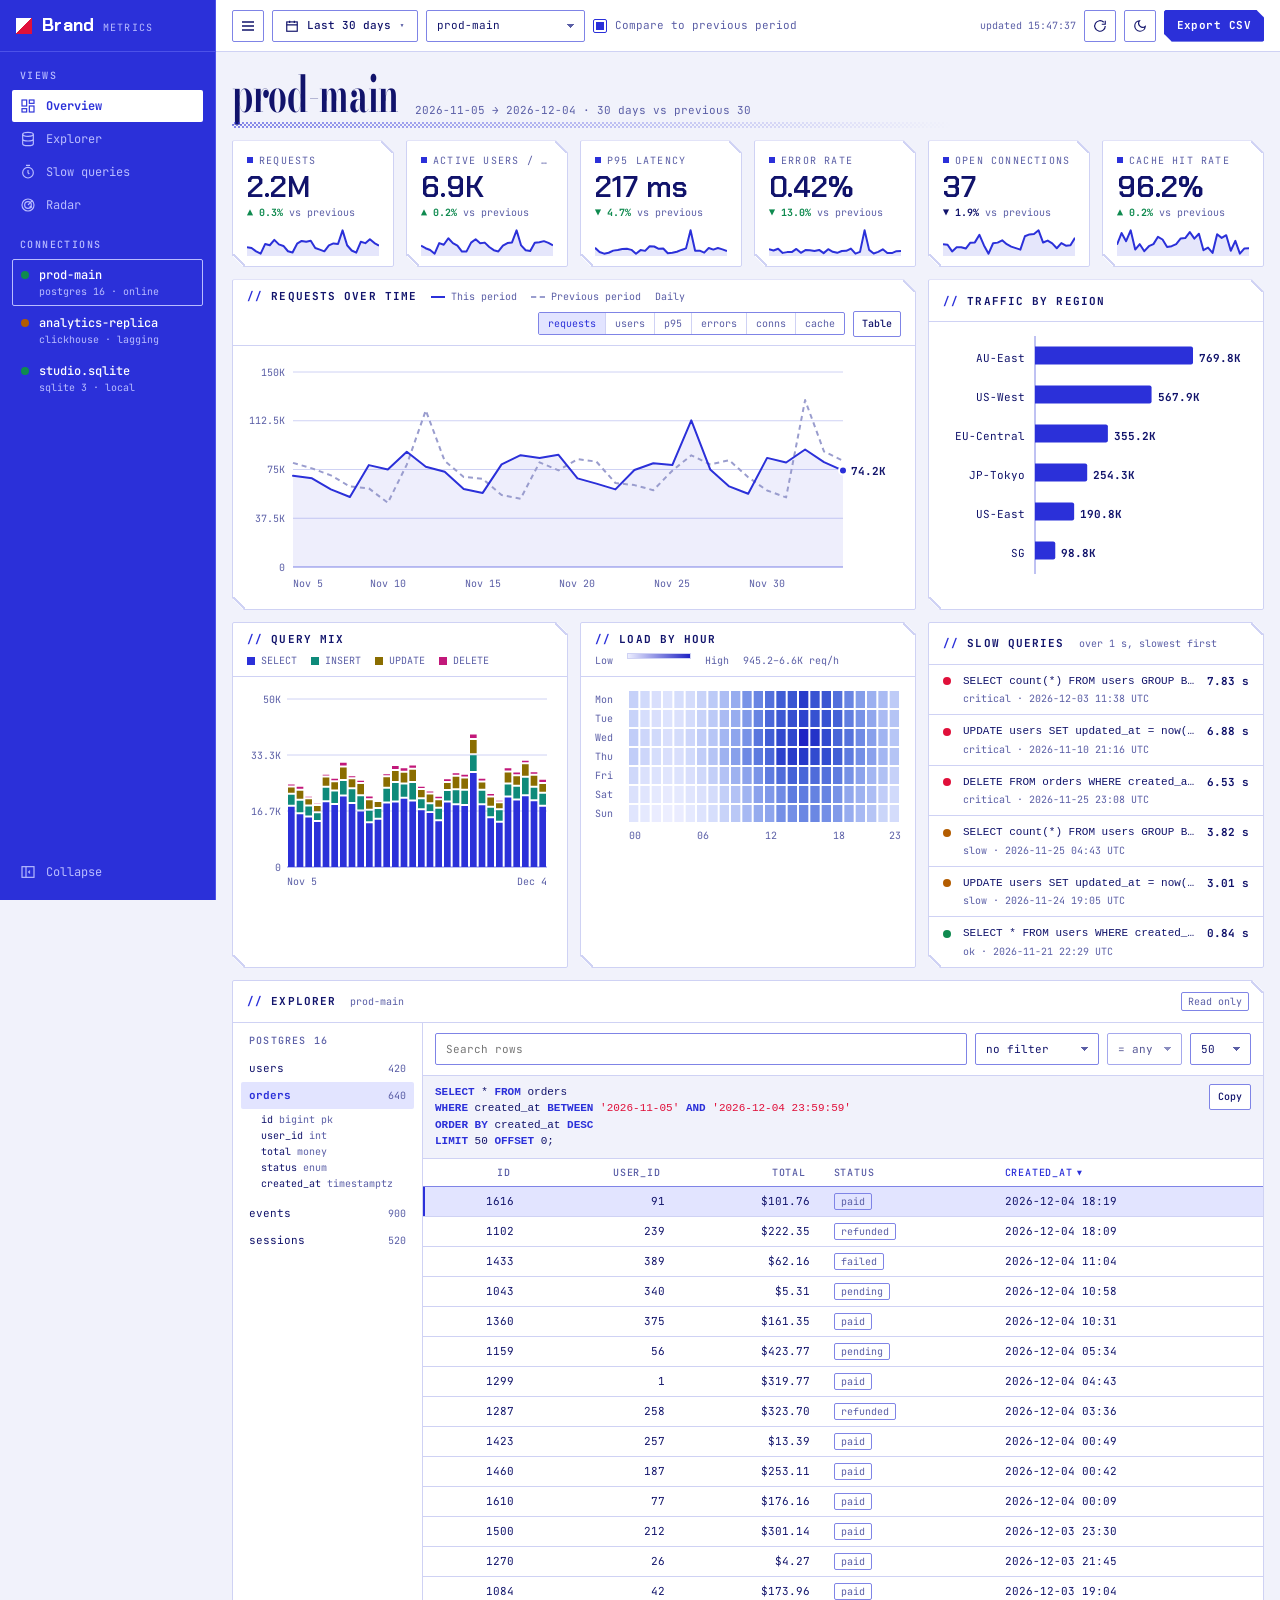
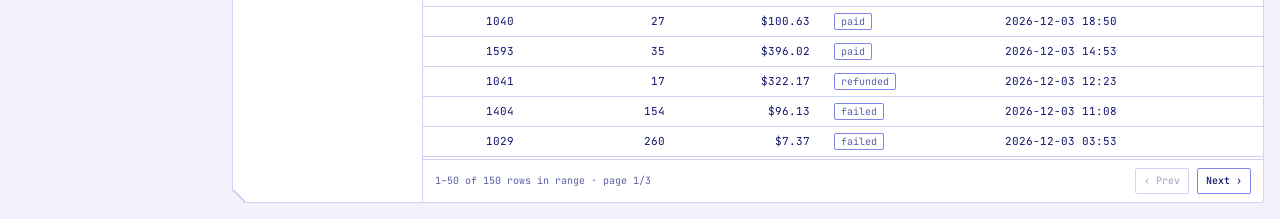
<file: index.html>
<!doctype html>
<html lang="en">
<head>
  <meta charset="utf-8">
  <meta name="viewport" content="width=device-width, initial-scale=1">
  <title>Metrics &middot; Brand</title>
  <meta name="description" content="Full-width metrics dashboard with a date range picker and database explorer.">
  <link rel="preconnect" href="https://fonts.googleapis.com">
  <link rel="preconnect" href="https://fonts.gstatic.com" crossorigin>
  <link rel="stylesheet" href="https://fonts.googleapis.com/css2?family=Bodoni+Moda:opsz,wght@6..96,700&family=Chakra+Petch:wght@500;600;700&family=JetBrains+Mono:wght@400;500;700&display=swap">
  <link rel="stylesheet" href="assets/css/dashboard.css">
  <script src="assets/js/dashboard.js" defer></script>
</head>
<body>
<a class="skip-link" href="#main">Skip to content</a>

<div class="app" id="app">
<aside class="sidebar" id="sidebar">
  <a class="brand" href="#main"><span class="brand-mark" aria-hidden="true"></span><span class="txt">Brand<small>metrics</small></span></a>

  <nav class="side-group" aria-label="Views">
    <h2 class="txt">Views</h2>
    <a class="side-link" href="#overview" aria-current="page" title="Overview">
      <svg width="16" height="16" viewBox="0 0 24 24" fill="none" stroke="currentColor" stroke-width="1.75" aria-hidden="true"><rect x="3" y="3" width="7" height="9"/><rect x="14" y="3" width="7" height="5"/><rect x="14" y="12" width="7" height="9"/><rect x="3" y="16" width="7" height="5"/></svg><span class="txt">Overview</span></a>
    <a class="side-link" href="#explorer" title="Explorer">
      <svg width="16" height="16" viewBox="0 0 24 24" fill="none" stroke="currentColor" stroke-width="1.75" aria-hidden="true"><ellipse cx="12" cy="5" rx="8" ry="3"/><path d="M4 5v14c0 1.7 3.6 3 8 3s8-1.3 8-3V5M4 12c0 1.7 3.6 3 8 3s8-1.3 8-3"/></svg><span class="txt">Explorer</span></a>
    <a class="side-link" href="#slow" title="Slow queries">
      <svg width="16" height="16" viewBox="0 0 24 24" fill="none" stroke="currentColor" stroke-width="1.75" aria-hidden="true"><circle cx="12" cy="13" r="8"/><path d="M12 9v4l2 2M9 2h6"/></svg><span class="txt">Slow queries</span></a>
    <a class="side-link" href="#radar" title="Radar">
      <svg width="16" height="16" viewBox="0 0 24 24" fill="none" stroke="currentColor" stroke-width="1.75" aria-hidden="true"><circle cx="12" cy="12" r="9"/><circle cx="12" cy="12" r="5"/><path d="M12 12 18.5 5.5"/><circle cx="16" cy="15" r="1" fill="currentColor"/></svg><span class="txt">Radar</span></a>
  </nav>

  <div class="side-group">
    <h2 class="txt">Connections</h2>
    <div id="connections" class="side-group" role="group" aria-label="Database connection"></div>
  </div>

  <button class="side-collapse" type="button" id="collapse" aria-pressed="false" title="Collapse sidebar">
    <svg width="16" height="16" viewBox="0 0 24 24" fill="none" stroke="currentColor" stroke-width="1.75" aria-hidden="true"><rect x="3" y="4" width="18" height="16"/><path d="M9 4v16M15 10l-2 2 2 2"/></svg><span class="txt">Collapse</span>
  </button>
</aside>

<div class="main">
  <div class="topbar" role="toolbar" aria-label="Filters">
    <button class="btn icon sidebar-toggle" type="button" data-action="toggle-nav" aria-controls="sidebar" aria-expanded="false" aria-label="Open menu">
      <svg width="16" height="16" viewBox="0 0 24 24" fill="none" stroke="currentColor" stroke-width="2" aria-hidden="true"><path d="M3 6h18M3 12h18M3 18h18"/></svg>
    </button>

    <div class="picker" id="picker">
      <button class="btn" type="button" id="picker-btn" aria-haspopup="dialog" aria-expanded="false" aria-controls="picker-pop">
        <svg width="14" height="14" viewBox="0 0 24 24" fill="none" stroke="currentColor" stroke-width="2" aria-hidden="true"><rect x="3" y="5" width="18" height="16"/><path d="M3 10h18M8 3v4M16 3v4"/></svg>
        <span id="picker-label">Last 30 days</span><span class="caret" aria-hidden="true">&#9662;</span>
      </button>
      <div class="picker-pop" id="picker-pop" role="dialog" aria-label="Choose date range" hidden>
        <div class="presets" id="presets" role="radiogroup" aria-label="Presets"></div>
        <div class="cal-wrap">
          <div class="cal-nav">
            <button class="btn sm icon" type="button" id="cal-prev" aria-label="Previous month">&#8249;</button>
            <span>Custom range</span>
            <button class="btn sm icon" type="button" id="cal-next" aria-label="Next month">&#8250;</button>
          </div>
          <div class="cal-months" id="cal-months"></div>
          <div class="cal-foot">
            <span class="sel" id="cal-sel">Pick a start date</span>
            <button class="btn sm" type="button" id="cal-cancel">Cancel</button>
            <button class="btn sm primary" type="button" id="cal-apply" disabled>Apply</button>
          </div>
        </div>
      </div>
    </div>

    <label class="sr-only" for="db-select">Database</label>
    <select class="field" id="db-select"></select>

    <label class="check"><input type="checkbox" id="compare" checked> Compare to previous period</label>

    <span class="spacer"></span>
    <span class="updated" id="updated" aria-live="polite"></span>
    <button class="btn icon" type="button" id="refresh" aria-label="Refresh data">
      <svg width="14" height="14" viewBox="0 0 24 24" fill="none" stroke="currentColor" stroke-width="2" aria-hidden="true"><path d="M21 12a9 9 0 1 1-2.6-6.4M21 3v6h-6"/></svg>
    </button>
    <button class="btn icon theme-toggle" type="button" data-action="toggle-theme" aria-label="Toggle dark mode">
      <svg class="moon" width="14" height="14" viewBox="0 0 24 24" fill="none" stroke="currentColor" stroke-width="2" aria-hidden="true"><path d="M21 12.8A9 9 0 1 1 11.2 3a7 7 0 0 0 9.8 9.8z"/></svg>
      <svg class="sun" width="14" height="14" viewBox="0 0 24 24" fill="none" stroke="currentColor" stroke-width="2" aria-hidden="true"><circle cx="12" cy="12" r="4"/><path d="M12 2v2M12 20v2M4.9 4.9l1.4 1.4M17.7 17.7l1.4 1.4M2 12h2M20 12h2M4.9 19.1l1.4-1.4M17.7 6.3l1.4-1.4"/></svg>
    </button>
    <button class="btn primary" type="button" id="export">Export CSV</button>
  </div>

  <main class="views" id="main">
  <div class="dash" id="overview-view">
    <header class="page-head" id="overview">
      <h1 id="page-title">Overview</h1>
      <p id="page-sub"></p>
    </header>

    <section class="kpis" id="kpis" aria-label="Key metrics"></section>

    <section class="panel p-ts">
      <div class="panel-head">
        <h2 id="ts-title">Requests over time</h2>
        <div class="legend" id="ts-legend"></div>
        <div class="tools">
          <div class="segmented" id="metric-tabs" role="tablist" aria-label="Metric"></div>
          <button class="btn sm" type="button" id="ts-view" aria-pressed="false">Table</button>
        </div>
      </div>
      <div class="panel-body">
        <div class="chart" id="ts-chart"></div>
        <div class="table-wrap" id="ts-table" hidden></div>
      </div>
    </section>

    <section class="panel p-region">
      <div class="panel-head"><h2>Traffic by region</h2></div>
      <div class="panel-body"><div class="chart" id="region-chart"></div></div>
    </section>

    <section class="panel p-mix">
      <div class="panel-head"><h2>Query mix</h2><div class="legend" id="mix-legend"></div></div>
      <div class="panel-body"><div class="chart" id="mix-chart"></div></div>
    </section>

    <section class="panel p-heat">
      <div class="panel-head">
        <h2>Load by hour</h2>
        <div class="legend"><span>Low</span><span class="key-ramp" aria-hidden="true"></span><span>High</span><span id="heat-range"></span></div>
      </div>
      <div class="panel-body"><div class="chart" id="heat-chart"></div></div>
    </section>

    <section class="panel p-slow" id="slow">
      <div class="panel-head"><h2>Slow queries</h2><span class="hint">over 1 s, slowest first</span></div>
      <div class="panel-body flush"><ul class="log" id="slow-log"></ul></div>
    </section>

    <section class="panel p-explorer" id="explorer" aria-labelledby="ex-title">
      <div class="panel-head">
        <h2 id="ex-title">Explorer</h2>
        <span class="hint" id="ex-db"></span>
        <span class="badge">Read only</span>
      </div>
      <div class="explorer">
        <div class="schema" id="schema" role="tablist" aria-label="Tables" aria-orientation="vertical"></div>
        <div class="ex-main">
          <div class="ex-tools">
            <div class="search">
              <label class="sr-only" for="ex-search">Search rows</label>
              <input class="field" type="search" id="ex-search" placeholder="Search rows">
            </div>
            <label class="sr-only" for="ex-filter-col">Filter column</label>
            <select class="field" id="ex-filter-col"></select>
            <label class="sr-only" for="ex-filter-val">Filter value</label>
            <select class="field" id="ex-filter-val"></select>
            <label class="sr-only" for="ex-size">Rows per page</label>
            <select class="field" id="ex-size"><option>25</option><option selected>50</option><option>100</option></select>
          </div>
          <div class="sql"><code id="ex-sql"></code><button class="btn sm" type="button" id="ex-copy">Copy</button></div>
          <div class="table-wrap ex-table"><table class="data" id="ex-table"></table></div>
          <div class="ex-foot">
            <span class="info" id="ex-info"></span>
            <button class="btn sm" type="button" id="ex-prev">&#8249; Prev</button>
            <button class="btn sm" type="button" id="ex-next">Next &#8250;</button>
          </div>
        </div>
        <aside class="ex-detail" id="ex-detail" aria-label="Selected row"></aside>
      </div>
    </section>
  </div>

  <div class="dash" id="radar-view" hidden>
    <header class="page-head">
      <h1>Radar</h1>
      <p id="radar-sub"></p>
      <div class="head-tools">
        <div class="legend" id="radar-legend"></div>
        <label class="check"><input type="checkbox" id="live" checked> Live</label>
      </div>
    </header>

    <section class="kpis radar-kpis" id="radar-kpis" aria-label="Radar summary"></section>

    <section class="panel p-scope">
      <div class="panel-head">
        <h2>Latency scope</h2>
        <span class="hint">distance = p95 latency (log scale) &middot; bearing = region &middot; size = requests / min</span>
      </div>
      <div class="panel-body scope-body"><div class="chart" id="scope"></div></div>
    </section>

    <section class="panel p-contacts">
      <div class="panel-head"><h2>Contacts</h2><span class="hint" id="contacts-hint"></span></div>
      <div class="panel-body flush"><ol class="contacts" id="contacts"></ol></div>
    </section>

    <section class="panel p-signal">
      <div class="panel-head"><h2>Signal by region</h2><span class="hint" id="signal-hint"></span></div>
      <div class="panel-body"><div class="chart" id="signal"></div></div>
    </section>

    <section class="panel p-events">
      <div class="panel-head"><h2>Contact log</h2><span class="hint" id="events-hint">live feed, newest first</span></div>
      <div class="panel-body flush"><ul class="log events" id="events" aria-live="polite"></ul></div>
    </section>
  </div>
  </main>
</div>
</div>

<dialog class="inspector" id="inspector" aria-labelledby="insp-title">
  <div class="panel-head">
    <h2 id="insp-title">Row</h2>
    <div class="tools"><button class="btn sm icon" type="button" id="insp-close" aria-label="Close">&#10005;</button></div>
  </div>
  <div id="insp-body"></div>
</dialog>

<div class="tooltip" id="tooltip" role="status" hidden></div>
<div class="toasts" id="toasts" aria-live="assertive"></div>
</body>
</html>
</file>
<file: assets/css/dashboard.css>
/* ==========================================================================
   Metrics dashboard styles.

   Two moods, one system:
   - light "ink": ultramarine linework on white paper, a solid blue sidebar,
     tall condensed serif titles, Y2K pop-up windows, dithered textures
   - dark "night city": near-black with acid yellow for interaction, cyan for
     focus, hot red for alerts, notched panel corners, RGB-split glitch on titles
   Layout stays flat and full-bleed: a 12-column grid across the viewport.
   Chart series are validated for colour-vision deficiency in both themes
   (light: ultramarine, teal, ochre, magenta; dark: cyan, violet, yellow, magenta).
   ========================================================================== */

:root {
  /* Light: ink on paper */
  --bg: #f1f2fb;
  --surface: #ffffff;
  --surface-2: #e8eafc;
  --line: #cfd2f4;
  --line-strong: #7f84e6;
  --text: #11136b;
  --text-muted: #5a5ea6;

  --accent: #2b30d9;
  --accent-ink: #ffffff;
  --accent-soft: #e2e4ff;
  --pop: #e0103a;
  --glitch-a: transparent;
  --glitch-b: transparent;

  --side-bg: #2b30d9;
  --side-text: #ffffff;
  --side-muted: #b9bcff;
  --side-line: #4d52e8;
  --side-hover: #3a3fe6;
  --side-active-bg: #ffffff;
  --side-active-text: #2b30d9;

  /* Y2K pop-up window chrome */
  --win-title: linear-gradient(180deg, #4f6bff 0%, #2b30d9 55%, #1d22b8 100%);
  --win-title-text: #ffffff;
  --win-frame: #2b30d9;

  --s1: #2b30d9;
  --s2: #0e8a7a;
  --s3: #8a6d00;
  --s4: #c2187a;
  --s-prev: #9a9dce;
  --seq-lo: #eceeff;
  --seq-hi: #1f23c4;
  --dither: #2b30d9;

  --good: #0f8a4f;
  --warn: #b35c00;
  --bad: #e0103a;

  --scanline: transparent;

  --font-ui: "JetBrains Mono", ui-monospace, SFMono-Regular, Menlo, Consolas, monospace;
  --font-display: "Chakra Petch", "JetBrains Mono", ui-monospace, sans-serif;
  --font-title: "Bodoni Moda", "Didot", "Bodoni 72", Georgia, serif;

  --fs-2xs: 0.625rem;
  --fs-xs: 0.6875rem;
  --fs-sm: 0.75rem;
  --fs-base: 0.8125rem;
  --fs-lg: 1.125rem;
  --fs-xl: 1.75rem;

  --gap: 12px;
  --pad: 16px;
  --notch: 12px;
  --sidebar-w: 216px;
  --rail-w: 56px;
  --topbar-h: 52px;
  --radius: 2px;
  --dur: 120ms;

  color-scheme: light;
}

@media (prefers-color-scheme: dark) {
  :root:not([data-theme="light"]) {
    --bg: #07070b;
    --surface: #0d0d14;
    --surface-2: #16161f;
    --line: #26263a;
    --line-strong: #45455f;
    --text: #ecebf2;
    --text-muted: #8a89a3;
    --accent: #fcee0a;
    --accent-ink: #0a0a0a;
    --accent-soft: #2a2706;
    --pop: #00f0ff;
    --glitch-a: rgb(0 240 255 / 0.55);
    --glitch-b: rgb(255 0 60 / 0.55);
    --side-bg: #0d0d14;
    --side-text: #ecebf2;
    --side-muted: #8a89a3;
    --side-line: #26263a;
    --side-hover: #16161f;
    --side-active-bg: #fcee0a;
    --side-active-text: #0a0a0a;
    --win-title: linear-gradient(180deg, #3d52ff 0%, #2327c9 60%, #171a96 100%);
    --win-title-text: #ffffff;
    --win-frame: #3d52ff;
    --s1: #00a3bd;
    --s2: #8466ff;
    --s3: #a39500;
    --s4: #e02fc0;
    --s-prev: #4a4a66;
    --seq-lo: #12121f;
    --seq-hi: #00e5ff;
    --dither: #fcee0a;
    --good: #2ee88f;
    --warn: #ff9f1a;
    --bad: #ff003c;
    --scanline: rgb(255 255 255 / 0.018);
    color-scheme: dark;
  }
}
:root[data-theme="dark"] {
  --bg: #07070b;
  --surface: #0d0d14;
  --surface-2: #16161f;
  --line: #26263a;
  --line-strong: #45455f;
  --text: #ecebf2;
  --text-muted: #8a89a3;
  --accent: #fcee0a;
  --accent-ink: #0a0a0a;
  --accent-soft: #2a2706;
  --pop: #00f0ff;
  --glitch-a: rgb(0 240 255 / 0.55);
  --glitch-b: rgb(255 0 60 / 0.55);
  --side-bg: #0d0d14;
  --side-text: #ecebf2;
  --side-muted: #8a89a3;
  --side-line: #26263a;
  --side-hover: #16161f;
  --side-active-bg: #fcee0a;
  --side-active-text: #0a0a0a;
  --win-title: linear-gradient(180deg, #3d52ff 0%, #2327c9 60%, #171a96 100%);
  --win-title-text: #ffffff;
  --win-frame: #3d52ff;
  --s1: #00a3bd;
  --s2: #8466ff;
  --s3: #a39500;
  --s4: #e02fc0;
  --s-prev: #4a4a66;
  --seq-lo: #12121f;
  --seq-hi: #00e5ff;
  --dither: #fcee0a;
  --good: #2ee88f;
  --warn: #ff9f1a;
  --bad: #ff003c;
  --scanline: rgb(255 255 255 / 0.018);
  color-scheme: dark;
}

/* Base ------------------------------------------------------------------- */

*, *::before, *::after { box-sizing: border-box; }
* { margin: 0; }
html { -webkit-text-size-adjust: 100%; }
body {
  min-height: 100vh;
  font-family: var(--font-ui);
  font-size: var(--fs-base);
  line-height: 1.5;
  color: var(--text);
  background: var(--bg);
  -webkit-font-smoothing: antialiased;
  overflow-x: hidden;
}
button, input, select { font: inherit; color: inherit; }
button { cursor: pointer; }
a { color: inherit; }
svg { display: block; }
:focus-visible { outline: 1px solid var(--pop); outline-offset: 1px; }
.sr-only { position: absolute; width: 1px; height: 1px; padding: 0; margin: -1px; overflow: hidden; clip: rect(0 0 0 0); white-space: nowrap; border: 0; }
.skip-link { position: absolute; left: -999px; top: 8px; z-index: 300; background: var(--accent); color: var(--accent-ink); padding: 4px 8px; }
.skip-link:focus { left: 8px; }

/* Shell ------------------------------------------------------------------ */

.app { display: grid; grid-template-columns: var(--sidebar-w) minmax(0, 1fr); min-height: 100vh; }
.app.rail { grid-template-columns: var(--rail-w) minmax(0, 1fr); }

.sidebar {
  position: sticky; top: 0; height: 100vh; overflow-y: auto; overflow-x: hidden;
  display: flex; flex-direction: column; gap: var(--pad);
  padding: 0 var(--gap) var(--gap);
  background: var(--surface);
  border-right: 1px solid var(--line);
}
.brand { display: flex; align-items: center; gap: 10px; height: var(--topbar-h); flex: none; text-decoration: none; border-bottom: 1px solid var(--line); margin: 0 calc(var(--gap) * -1); padding: 0 var(--pad); }
.brand-mark { width: 16px; height: 16px; flex: none; background: linear-gradient(135deg, var(--accent) 50%, var(--pop) 50%); }
.brand .txt { display: flex; align-items: baseline; gap: 8px; font-family: var(--font-display); font-weight: 700; font-size: var(--fs-lg); letter-spacing: 0.02em; }
.brand small { font-family: var(--font-ui); font-weight: 400; font-size: var(--fs-2xs); color: var(--text-muted); text-transform: uppercase; letter-spacing: 0.12em; }

.side-group { display: grid; gap: 1px; }
.side-group h2 { font-size: var(--fs-2xs); font-weight: 500; letter-spacing: 0.14em; text-transform: uppercase; color: var(--text-muted); padding: 0 8px 6px; }
.side-link, .side-collapse {
  display: flex; align-items: center; gap: 10px; height: 32px;
  padding: 0 8px; border: 0; border-radius: var(--radius); background: none;
  color: var(--text-muted); text-decoration: none; font-size: var(--fs-sm); white-space: nowrap;
}
.side-link svg, .side-collapse svg { flex: none; }
.side-link:hover, .side-collapse:hover { color: var(--text); background: var(--surface-2); }
.side-link[aria-current="page"] { color: var(--accent); background: var(--accent-soft); }
.side-collapse { margin-top: auto; width: 100%; }

.conn {
  display: grid; grid-template-columns: 8px 1fr; align-items: center; gap: 0 10px;
  width: 100%; text-align: left; padding: 6px 8px; min-height: 32px;
  background: none; border: 1px solid transparent; border-radius: var(--radius);
}
.conn:hover { background: var(--surface-2); }
.conn[aria-pressed="true"] { border-color: var(--line-strong); }
.conn .name { font-size: var(--fs-sm); font-weight: 500; white-space: nowrap; overflow: hidden; text-overflow: ellipsis; }
.conn .meta { grid-column: 2; font-size: var(--fs-2xs); color: var(--text-muted); white-space: nowrap; overflow: hidden; text-overflow: ellipsis; }
.conn[aria-pressed="true"] .name { color: var(--accent); }

.led { width: 8px; height: 8px; border-radius: 50%; background: var(--good); flex: none; }
.led.warn { background: var(--warn); }
.led.bad { background: var(--bad); }

/* Collapsed rail: icons and status lights only. */
.app.rail .sidebar { padding-inline: 8px; }
.app.rail .txt, .app.rail .conn .name, .app.rail .conn .meta { display: none; }
.app.rail .brand { justify-content: center; padding: 0; margin: 0 -8px; }
.app.rail .side-link, .app.rail .side-collapse { justify-content: center; padding: 0; }
.app.rail .side-collapse svg { transform: scaleX(-1); }
.app.rail .conn { grid-template-columns: 1fr; justify-items: center; padding: 10px 0; }

.main { min-width: 0; display: flex; flex-direction: column; }

.topbar {
  position: sticky; top: 0; z-index: 30;
  display: flex; flex-wrap: wrap; align-items: center; gap: 8px;
  min-height: var(--topbar-h); padding: 8px var(--pad);
  background: var(--surface);
  border-bottom: 1px solid var(--line);
}
.topbar .spacer { flex: 1; }
.topbar .updated { font-size: var(--fs-2xs); color: var(--text-muted); }
.sidebar-toggle { display: none; }

/* Dashboard grid: 12 columns across the full width. ---------------------- */

.dash {
  display: grid; grid-template-columns: repeat(12, minmax(0, 1fr));
  gap: var(--gap); padding: var(--gap) var(--pad) var(--pad);
  align-content: start;
  transition: opacity 180ms linear;
}
.views { min-width: 0; }
.views.is-loading .dash { opacity: 0.5; pointer-events: none; }
.dash[hidden] { display: none; }
.dash > * { grid-column: 1 / -1; min-width: 0; }

.page-head { display: flex; flex-wrap: wrap; align-items: baseline; gap: 4px 16px; padding-top: 4px; }
.page-head h1 { font-family: var(--font-display); font-weight: 600; font-size: var(--fs-xl); line-height: 1.1; letter-spacing: 0.01em; }
.page-head p { color: var(--text-muted); font-size: var(--fs-xs); }

@media (min-width: 760px) {
  .p-mix, .p-heat { grid-column: span 6; }
}
@media (min-width: 1180px) {
  .p-ts { grid-column: span 8; }
  .p-region { grid-column: span 4; }
  .p-mix, .p-heat, .p-slow { grid-column: span 4; }
}

/* Controls --------------------------------------------------------------- */

.btn {
  display: inline-flex; align-items: center; gap: 8px;
  height: 32px; padding: 0 12px;
  font-size: var(--fs-xs); font-weight: 500; white-space: nowrap;
  background: var(--surface); color: var(--text);
  border: 1px solid var(--line-strong); border-radius: var(--radius);
  transition: border-color var(--dur), color var(--dur), background var(--dur);
}
.btn:hover { border-color: var(--accent); color: var(--accent); }
.btn.primary { background: var(--accent); color: var(--accent-ink); border-color: var(--accent); }
.btn.primary:hover { background: var(--text); border-color: var(--text); color: var(--bg); }
.btn.icon { width: 32px; padding: 0; justify-content: center; }
.btn.sm { height: 26px; padding: 0 8px; font-size: var(--fs-2xs); }
.btn.sm.icon { width: 26px; }
.btn[disabled] { opacity: 0.35; cursor: not-allowed; border-color: var(--line-strong); color: var(--text); }
.btn .caret { color: var(--text-muted); font-size: 10px; }

.theme-toggle .sun { display: none; }
:root[data-theme="dark"] .theme-toggle .sun { display: block; }
:root[data-theme="dark"] .theme-toggle .moon { display: none; }

.field {
  height: 32px; padding: 0 10px; min-width: 0;
  background: var(--surface); border: 1px solid var(--line-strong); border-radius: var(--radius);
  font-size: var(--fs-xs);
}
.field:hover { border-color: var(--text-muted); }
.field:focus-visible { outline-offset: -1px; border-color: var(--pop); }
select.field { padding-right: 28px; appearance: none; background-image: linear-gradient(45deg, transparent 50%, var(--text-muted) 50%), linear-gradient(135deg, var(--text-muted) 50%, transparent 50%); background-position: right 13px center, right 9px center; background-size: 4px 4px; background-repeat: no-repeat; }
.search { display: flex; flex: 1 1 220px; }
.search .field { width: 100%; }

.check { display: inline-flex; align-items: center; gap: 8px; font-size: var(--fs-xs); color: var(--text-muted); cursor: pointer; user-select: none; }
.check input { appearance: none; width: 14px; height: 14px; margin: 0; border: 1px solid var(--line-strong); border-radius: var(--radius); background: var(--surface); display: grid; place-items: center; }
.check input:checked { border-color: var(--accent); }
.check input:checked::after { content: ""; width: 8px; height: 8px; background: var(--accent); }

.segmented { display: inline-flex; border: 1px solid var(--line-strong); border-radius: var(--radius); overflow: hidden; }
.segmented button { border: 0; background: none; padding: 3px 9px; font-size: var(--fs-2xs); color: var(--text-muted); }
.segmented button + button { border-left: 1px solid var(--line); }
.segmented button:hover { color: var(--text); }
.segmented button[aria-selected="true"], .segmented button[aria-pressed="true"] { background: var(--accent-soft); color: var(--accent); }

.badge { display: inline-block; padding: 1px 6px; border: 1px solid var(--line-strong); border-radius: var(--radius); font-size: var(--fs-2xs); color: var(--text-muted); }
.hint { font-size: var(--fs-2xs); color: var(--text-muted); }

/* Panels ----------------------------------------------------------------- */

.panel { display: flex; flex-direction: column; background: var(--surface); border: 1px solid var(--line); border-radius: var(--radius); }
.panel-head {
  display: flex; flex-wrap: wrap; align-items: center; gap: 6px 14px;
  min-height: 42px; padding: 8px 14px;
  border-bottom: 1px solid var(--line);
}
.panel-head h2 { font-size: var(--fs-xs); font-weight: 700; letter-spacing: 0.1em; text-transform: uppercase; }
.panel-head .tools { margin-left: auto; display: flex; flex-wrap: wrap; align-items: center; gap: 8px; }
.panel-head .badge { margin-left: auto; }
.panel-body { flex: 1; padding: 14px; min-width: 0; display: grid; gap: 12px; align-content: start; }
.panel-body.flush { padding: 0; }

/* KPI tiles -------------------------------------------------------------- */

.kpis { display: grid; grid-template-columns: repeat(3, minmax(0, 1fr)); gap: var(--gap); }
@media (min-width: 1100px) { .kpis { grid-template-columns: repeat(6, minmax(0, 1fr)); } }
.kpi { display: grid; gap: 2px; padding: 12px 14px 10px; background: var(--surface); border: 1px solid var(--line); border-radius: var(--radius); min-width: 0; }
.kpi .label { font-size: var(--fs-2xs); letter-spacing: 0.12em; text-transform: uppercase; color: var(--text-muted); white-space: nowrap; overflow: hidden; text-overflow: ellipsis; }
.kpi .value { font-family: var(--font-display); font-weight: 600; font-size: 1.875rem; line-height: 1.1; font-variant-numeric: tabular-nums; }
.kpi .delta { font-size: var(--fs-2xs); color: var(--text-muted); }
.kpi .delta b { font-weight: 700; }
.kpi .delta .good { color: var(--good); }
.kpi .delta .bad { color: var(--bad); }
.kpi .delta .flat { color: var(--text); }
.kpi .spark { margin-top: 6px; }

/* Charts ----------------------------------------------------------------- */

.chart { position: relative; width: 100%; }
.chart svg { width: 100%; height: auto; overflow: visible; }
.chart .axis text, .chart text.axis { fill: var(--text-muted); font-family: var(--font-ui); font-size: 10px; }
.chart .gridline { stroke: var(--line); stroke-width: 1; }
.chart .baseline { stroke: var(--line-strong); stroke-width: 1; }
.chart .label { fill: var(--text); font-size: 11px; font-family: var(--font-ui); }
.chart .value-label { fill: var(--text); font-size: 11px; font-family: var(--font-ui); font-weight: 700; }
.chart .hit { fill: transparent; cursor: crosshair; }
.chart .hit:focus { outline: none; }
.chart .mark { transition: opacity var(--dur) linear; }
.chart .mark.hover { stroke: var(--text); stroke-width: 1px; }
.chart .dim { opacity: 0.3; }
.chart .crosshair { stroke: var(--text-muted); stroke-width: 1; }
.chart .dot { stroke: var(--surface); stroke-width: 2; }
.chart .cell-empty { fill: none; stroke: var(--line); }

.legend { display: flex; flex-wrap: wrap; gap: 4px 14px; font-size: var(--fs-2xs); color: var(--text-muted); }
.legend span { display: inline-flex; align-items: center; gap: 6px; }
.legend .key-line { width: 14px; height: 0; border-top: 2px solid; }
.legend .key-line.dashed { border-top-style: dashed; }
.legend .key-rect { width: 8px; height: 8px; }
.legend .key-ramp { width: 64px; height: 6px; background: linear-gradient(90deg, var(--seq-lo), var(--seq-hi)); border: 1px solid var(--line); }

.tooltip {
  position: fixed; z-index: 150; pointer-events: none;
  min-width: 160px; max-width: 300px; padding: 8px 10px;
  background: var(--surface); color: var(--text);
  border: 1px solid var(--line-strong); border-radius: var(--radius);
  font-size: var(--fs-xs);
}
.tooltip[hidden] { display: none; }
.tooltip .tt-title { color: var(--text-muted); font-size: var(--fs-2xs); margin-bottom: 4px; }
.tooltip .tt-row { display: grid; grid-template-columns: 14px auto 1fr; align-items: center; gap: 6px; }
.tooltip .tt-row i { width: 12px; border-top: 2px solid; }
.tooltip .tt-row i.dashed { border-top-style: dashed; }
.tooltip .tt-row b { font-weight: 700; font-variant-numeric: tabular-nums; }
.tooltip .tt-row span { color: var(--text-muted); font-size: var(--fs-2xs); }

/* Tables ----------------------------------------------------------------- */

.table-wrap { overflow: auto; max-width: 100%; }
table.data { width: 100%; border-collapse: collapse; font-size: var(--fs-xs); }
table.data th, table.data td { padding: 6px 12px; text-align: left; white-space: nowrap; border-bottom: 1px solid var(--line); }
table.data th {
  position: sticky; top: 0; z-index: 1;
  background: var(--surface); font-size: var(--fs-2xs); font-weight: 500;
  letter-spacing: 0.08em; text-transform: uppercase; color: var(--text-muted);
  border-bottom-color: var(--line-strong);
}
table.data th button { all: unset; cursor: pointer; display: inline-flex; gap: 4px; align-items: center; }
table.data th button:hover { color: var(--text); }
table.data th button:focus-visible { outline: 1px solid var(--pop); }
table.data th[aria-sort] button { color: var(--accent); }
table.data th .arrow { font-size: 8px; }
table.data td.num, table.data th.num { text-align: right; }
table.data td { font-variant-numeric: tabular-nums; }
table.data tbody tr { cursor: pointer; }
table.data tbody tr:hover { background: var(--surface-2); }
table.data tbody tr[aria-selected="true"] { background: var(--accent-soft); }
table.data tbody tr[aria-selected="true"] td:first-child { box-shadow: inset 2px 0 0 var(--accent); }
table.data tbody tr:focus-visible { outline: 1px solid var(--pop); outline-offset: -1px; }
table.data .empty td { text-align: center; color: var(--text-muted); padding: 32px; cursor: default; }
table.data .empty:hover { background: none; }
.p-ts .table-wrap { max-height: 420px; }

.pill { display: inline-block; padding: 0 6px; border: 1px solid var(--line-strong); border-radius: var(--radius); font-size: var(--fs-2xs); color: var(--text-muted); }

/* Date range picker ------------------------------------------------------ */

.picker { position: relative; }
.picker-pop {
  position: absolute; top: calc(100% + 6px); left: 0; z-index: 60;
  display: grid; grid-template-columns: 170px auto;
  width: max-content; max-width: calc(100vw - 32px);
  background: var(--surface); border: 1px solid var(--line-strong); border-radius: var(--radius);
}
.picker-pop[hidden] { display: none; }
.presets { display: grid; align-content: start; padding: 6px; border-right: 1px solid var(--line); }
.presets button { display: flex; align-items: center; gap: 8px; text-align: left; padding: 6px 8px; border: 0; border-radius: var(--radius); background: none; font-size: var(--fs-xs); }
.presets button:hover { background: var(--surface-2); }
.presets button .tick { width: 16px; font-weight: 700; color: var(--accent); }
.presets button[aria-checked="true"] { font-weight: 700; }
.cal-wrap { padding: 12px; display: grid; gap: 12px; }
.cal-nav { display: flex; align-items: center; justify-content: space-between; font-size: var(--fs-2xs); color: var(--text-muted); text-transform: uppercase; letter-spacing: 0.1em; }
.cal-months { display: grid; grid-template-columns: repeat(2, 224px); gap: 16px; }
.cal h4 { font-size: var(--fs-xs); font-weight: 500; text-align: center; margin-bottom: 8px; }
.cal-grid { display: grid; grid-template-columns: repeat(7, 32px); }
.cal-grid .dow { font-size: var(--fs-2xs); color: var(--text-muted); text-align: center; padding-bottom: 4px; }
.cal-grid button { height: 28px; border: 0; background: none; font-size: var(--fs-xs); }
.cal-grid button:hover:not([disabled]) { outline: 1px solid var(--accent); outline-offset: -1px; }
.cal-grid button[disabled] { opacity: 0.25; cursor: not-allowed; }
.cal-grid button.in-range { background: var(--accent-soft); }
.cal-grid button.edge { background: var(--accent); color: var(--accent-ink); font-weight: 700; }
.cal-grid button.today { text-decoration: underline; text-decoration-color: var(--pop); text-decoration-thickness: 2px; text-underline-offset: 3px; }
.cal-foot { display: flex; align-items: center; gap: 8px; padding-top: 12px; border-top: 1px solid var(--line); font-size: var(--fs-2xs); }
.cal-foot .sel { color: var(--text-muted); margin-right: auto; }

/* Explorer: schema | table | docked row inspector ------------------------ */

.explorer { display: grid; grid-template-columns: 190px minmax(0, 1fr); }
.schema { border-right: 1px solid var(--line); padding: 10px 8px; display: grid; align-content: start; gap: 1px; }
.schema h3 { font-size: var(--fs-2xs); font-weight: 500; letter-spacing: 0.12em; text-transform: uppercase; color: var(--text-muted); padding: 0 8px 6px; }
.schema button { display: flex; align-items: center; gap: 8px; width: 100%; padding: 5px 8px; border: 0; border-radius: var(--radius); background: none; text-align: left; font-size: var(--fs-xs); }
.schema button:hover { background: var(--surface-2); }
.schema button[aria-selected="true"] { background: var(--accent-soft); color: var(--accent); font-weight: 700; }
.schema button .count { margin-left: auto; font-size: var(--fs-2xs); color: var(--text-muted); font-weight: 400; }
.schema .cols { padding: 2px 8px 8px 20px; display: grid; gap: 1px; font-size: var(--fs-2xs); color: var(--text-muted); }
.schema .cols b { color: var(--text); font-weight: 400; }

.ex-main { min-width: 0; display: flex; flex-direction: column; }
.ex-tools { display: flex; flex-wrap: wrap; gap: 8px; padding: 10px 12px; border-bottom: 1px solid var(--line); }
.sql { display: flex; align-items: flex-start; gap: 8px; padding: 8px 12px; border-bottom: 1px solid var(--line); font-size: var(--fs-xs); background: var(--bg); }
.sql code { flex: 1; white-space: pre-wrap; word-break: break-word; }
.sql .kw { color: var(--accent); font-weight: 700; }
.sql .str { color: var(--pop); }
.ex-table { flex: none; height: clamp(360px, calc(100vh - 300px), 900px); }
.ex-foot { display: flex; flex-wrap: wrap; align-items: center; gap: 8px; padding: 8px 12px; border-top: 1px solid var(--line); font-size: var(--fs-2xs); }
.ex-foot .info { margin-right: auto; color: var(--text-muted); }

.ex-detail { display: none; border-left: 1px solid var(--line); min-width: 0; overflow: auto; }
.ex-detail h3 { font-size: var(--fs-2xs); font-weight: 500; letter-spacing: 0.12em; text-transform: uppercase; color: var(--text-muted); padding: 12px 14px 0; }
@media (min-width: 1400px) {
  .explorer { grid-template-columns: 200px minmax(0, 1fr) minmax(300px, 22%); }
  .ex-detail { display: block; }
}

.detail dl { display: grid; grid-template-columns: max-content 1fr; gap: 4px 16px; padding: 12px 14px; font-size: var(--fs-xs); }
.detail dt { color: var(--text-muted); }
.detail dd { word-break: break-word; }
.detail .detail-json { display: grid; gap: 6px; padding: 0 14px 14px; }
.detail pre { margin: 0; padding: 10px; background: var(--bg); border: 1px solid var(--line); border-radius: var(--radius); font-family: var(--font-ui); font-size: var(--fs-xs); overflow: auto; }
.detail .btn { justify-self: start; }

dialog.inspector {
  margin: 0 0 0 auto; height: 100vh; max-height: 100vh; width: min(420px, 100vw);
  padding: 0; border: 0; border-left: 1px solid var(--line-strong);
  background: var(--surface); color: var(--text);
}
dialog.inspector::backdrop { background: rgb(0 0 0 / 0.5); }

/* Slow query log --------------------------------------------------------- */

.log { list-style: none; padding: 0; display: grid; }
.log li { display: grid; grid-template-columns: 8px 1fr auto; gap: 2px 12px; align-items: center; padding: 8px 14px; border-bottom: 1px solid var(--line); }
.log li:last-child { border-bottom: 0; }
.log code { font-size: var(--fs-xs); white-space: nowrap; overflow: hidden; text-overflow: ellipsis; min-width: 0; }
.log .dur { font-size: var(--fs-xs); font-weight: 700; font-variant-numeric: tabular-nums; }
.log .when { grid-column: 2 / 4; font-size: var(--fs-2xs); color: var(--text-muted); }

/* Radar view ----------------------------------------------------------- */

.page-head .head-tools { margin-left: auto; display: flex; flex-wrap: wrap; align-items: center; gap: 8px 18px; }
.radar-kpis .kpi { padding-bottom: 12px; }
.radar-kpis .kpi .value.bad { color: var(--bad); }

@media (min-width: 1180px) {
  .p-scope { grid-column: span 7; grid-row: span 2; }
  .p-contacts { grid-column: span 5; }
  .p-signal { grid-column: span 5; }
  .p-events { grid-column: span 12; }
  /* Keep the right column level with the scope: the contact list scrolls. */
  .p-contacts .panel-body { max-height: max(240px, calc(100vh - 560px)); overflow-y: auto; }
}
@media (min-width: 1700px) {
  .p-scope { grid-column: span 6; }
  .p-contacts { grid-column: span 6; }
  .p-signal { grid-column: span 3; }
  .p-events { grid-column: span 3; grid-row: auto; }
}

.scope-body { place-items: center; }
#scope svg { max-width: 100%; }
.scope-ring { fill: none; stroke: var(--line); }
.scope-ring.slo { stroke: var(--bad); stroke-dasharray: 4 4; }
.scope-breach { fill: url(#dither); }
.dither-dot { fill: var(--bad); fill-opacity: 0.55; }
.scope-spoke { stroke: var(--line); }
.scope-tick { stroke: var(--line-strong); }
.scope-sweep { transform-box: view-box; animation: sweep var(--period, 6s) linear infinite; }
.scope-sweep .edge { stroke: var(--accent); stroke-width: 1.5; }
.scope-sweep .trail { fill: var(--accent); }
.blip { transition: transform 900ms ease-in-out; cursor: pointer; }
.blip .core { stroke: var(--surface); stroke-width: 2; }
.blip .ping { fill: none; stroke-width: 1.5; opacity: 0; transform-box: fill-box; transform-origin: center; animation: ping var(--period, 6s) linear infinite; }
.blip:hover .core, .blip:focus .core, .blip.on .core { stroke: var(--text); }
.blip:focus { outline: none; }
.blip text { fill: var(--text); font-size: 10px; font-family: var(--font-ui); paint-order: stroke; stroke: var(--surface); stroke-width: 3px; }
.scope-dim .blip:not(.on) { opacity: 0.3; }
@keyframes sweep { to { transform: rotate(360deg); } }
@keyframes ping { 0% { opacity: 0.9; transform: scale(1); } 12% { opacity: 0; transform: scale(3.2); } 100% { opacity: 0; transform: scale(3.2); } }

.contacts { list-style: none; padding: 0; display: grid; }
.contacts li {
  display: grid; grid-template-columns: 8px minmax(0, 1fr) auto minmax(90px, 150px); align-items: center; gap: 2px 12px;
  padding: 7px 14px; border-bottom: 1px solid var(--line); cursor: pointer;
}
.contacts li:last-child { border-bottom: 0; }
.contacts li:hover, .contacts li.on { background: var(--surface-2); }
.contacts li:focus-visible { outline: 1px solid var(--pop); outline-offset: -1px; }
.contacts .who { min-width: 0; display: grid; }
.contacts .who b { font-size: var(--fs-xs); font-weight: 500; white-space: nowrap; overflow: hidden; text-overflow: ellipsis; }
.contacts .who span { font-size: var(--fs-2xs); color: var(--text-muted); }
.contacts .kind { display: inline-block; width: 8px; height: 8px; margin-right: 6px; }
.contacts .lat { display: grid; text-align: right; font-variant-numeric: tabular-nums; }
.contacts .lat b { font-size: var(--fs-xs); font-weight: 700; }
.contacts .lat span { font-size: var(--fs-2xs); color: var(--text-muted); white-space: nowrap; }
.gauge { display: grid; grid-template-columns: repeat(12, 1fr); gap: 2px; height: 10px; }
.gauge i { background: var(--surface-2); }
.gauge i.fill { background: var(--accent); }
.gauge i.over { background: var(--bad); }
.gauge i:nth-child(10) { box-shadow: inset -1px 0 0 var(--bad); }

.events li { transition: background 600ms; }
.events li.fresh { background: var(--accent-soft); }

/* Mood layer: ink / night-city treatments on top of the flat base -------- */

body::after {
  content: ""; position: fixed; inset: 0; z-index: 400; pointer-events: none;
  background: repeating-linear-gradient(0deg, var(--scanline) 0 1px, transparent 1px 3px);
}

/* Sidebar: a solid ultramarine slab in ink, black with yellow in night city. */
.sidebar { background: var(--side-bg); color: var(--side-text); border-right-color: var(--side-line); }
.brand { border-bottom-color: var(--side-line); }
.brand-mark { background: linear-gradient(135deg, var(--side-active-bg) 50%, var(--pop) 50%); }
.brand small, .side-group h2, .conn .meta { color: var(--side-muted); }
.side-link, .side-collapse { color: var(--side-muted); }
.side-link:hover, .side-collapse:hover, .conn:hover { color: var(--side-text); background: var(--side-hover); }
.side-link[aria-current="page"] { color: var(--side-active-text); background: var(--side-active-bg); font-weight: 700; }
.conn[aria-pressed="true"] { border-color: var(--side-muted); }
.conn[aria-pressed="true"] .name { color: var(--side-text); }

/* Titles: tall condensed serif, with an RGB split in night city. */
.page-head h1 {
  font-family: var(--font-title); font-weight: 700; font-size: 2.1rem; line-height: 1;
  display: inline-block; transform: scaleY(1.5); transform-origin: left bottom;
  padding-top: 0.5em; letter-spacing: -0.01em;
  text-shadow: 2px 0 var(--glitch-a), -2px 0 var(--glitch-b);
}
/* Dithered band under the title, fading out to the right. */
.page-head::after {
  content: ""; flex-basis: 100%; height: 6px; opacity: 0.55;
  background: repeating-conic-gradient(var(--dither) 0 25%, transparent 0 50%) 0 0 / 4px 4px;
  -webkit-mask-image: linear-gradient(90deg, #000 0%, transparent 70%); mask-image: linear-gradient(90deg, #000 0%, transparent 70%);
}

/* Notched corners on panels and tiles, with the cut edge drawn in. */
.panel, .kpi {
  position: relative;
  clip-path: polygon(0 0, calc(100% - var(--notch)) 0, 100% var(--notch), 100% 100%, var(--notch) 100%, 0 calc(100% - var(--notch)));
}
.panel::after, .kpi::after {
  content: ""; position: absolute; inset: 0; pointer-events: none;
  background:
    linear-gradient(to bottom left, transparent calc(50% - 0.75px), var(--line) calc(50% - 0.75px), var(--line) calc(50% + 0.75px), transparent calc(50% + 0.75px)) top right / var(--notch) var(--notch) no-repeat,
    linear-gradient(to bottom left, transparent calc(50% - 0.75px), var(--line) calc(50% - 0.75px), var(--line) calc(50% + 0.75px), transparent calc(50% + 0.75px)) bottom left / var(--notch) var(--notch) no-repeat;
}
.panel-head h2::before { content: "// "; color: var(--accent); }
.kpi .label::before { content: ""; display: inline-block; width: 6px; height: 6px; margin-right: 6px; background: var(--accent); vertical-align: 1px; }

.btn.primary { clip-path: polygon(0 0, calc(100% - 8px) 0, 100% 8px, 100% 100%, 8px 100%, 0 calc(100% - 8px)); font-weight: 700; letter-spacing: 0.04em; }
.btn.primary:hover { text-shadow: 1px 0 var(--pop), -1px 0 var(--bad); }

/* Y2K pop-up window chrome: tooltips, the row inspector and alert toasts. */
.tooltip { border: 1px solid var(--win-frame); border-radius: 5px 5px 2px 2px; box-shadow: 3px 3px 0 rgb(0 0 0 / 0.22); padding: 0 10px 8px; overflow: hidden; }
.tooltip .tt-title {
  margin: 0 -10px 6px; padding: 3px 10px;
  background: var(--win-title); color: var(--win-title-text); font-weight: 700;
}
dialog.inspector .panel-head { background: var(--win-title); color: var(--win-title-text); border-bottom-color: var(--win-frame); }
dialog.inspector .panel-head h2::before { content: none; }
dialog.inspector .btn { background: transparent; color: var(--win-title-text); border-color: rgb(255 255 255 / 0.6); }

.toasts { position: fixed; right: 16px; bottom: 16px; z-index: 160; display: grid; gap: 10px; width: min(300px, calc(100vw - 32px)); }
.popup {
  background: var(--surface); color: var(--text);
  border: 1px solid var(--win-frame); border-radius: 7px 7px 3px 3px; overflow: hidden;
  box-shadow: 4px 4px 0 rgb(0 0 0 / 0.25);
  animation: pop-in 180ms ease-out;
}
.popup-bar {
  display: flex; align-items: center; gap: 8px; padding: 4px 6px 4px 10px;
  background: var(--win-title); color: var(--win-title-text);
  font-size: var(--fs-xs); font-weight: 700; letter-spacing: 0.02em;
}
.popup-bar .x { margin-left: auto; width: 20px; height: 18px; display: grid; place-items: center; border: 1px solid rgb(255 255 255 / 0.7); border-radius: 3px; background: rgb(255 255 255 / 0.12); color: inherit; font-size: 10px; line-height: 1; }
.popup-bar .x:hover { background: var(--bad); }
.popup-body { display: grid; grid-template-columns: 22px 1fr; gap: 4px 10px; padding: 10px 12px 12px; font-size: var(--fs-xs); }
.popup-body .ico { width: 22px; height: 22px; display: grid; place-items: center; background: var(--bad); color: #fff; font-weight: 800; clip-path: polygon(50% 0, 100% 100%, 0 100%); padding-top: 6px; font-size: 11px; }
.popup-body p { margin: 0; }
.popup-body .sub { grid-column: 2; color: var(--text-muted); font-size: var(--fs-2xs); }
.popup-actions { grid-column: 2; display: flex; gap: 6px; margin-top: 6px; }
@keyframes pop-in { from { transform: translateY(12px); opacity: 0; } }

/* Responsive ------------------------------------------------------------- */

@media (max-width: 900px) {
  .app, .app.rail { grid-template-columns: minmax(0, 1fr); }
  .sidebar {
    position: fixed; inset: 0 auto 0 0; z-index: 70; width: min(260px, 85vw);
    transform: translateX(-105%); transition: transform 160ms ease-out;
  }
  .sidebar.open { transform: none; }
  .side-collapse { display: none; }
  .app.rail .txt, .app.rail .conn .name, .app.rail .conn .meta { display: revert; }
  .sidebar-toggle { display: inline-flex; }
  .explorer { grid-template-columns: minmax(0, 1fr); }
  .schema { border-right: 0; border-bottom: 1px solid var(--line); grid-template-columns: repeat(auto-fill, minmax(140px, 1fr)); }
  .schema h3, .schema .cols { grid-column: 1 / -1; }
  .schema .cols { display: none; }
}
@media (max-width: 640px) {
  .topbar .updated { display: none; }
  .topbar .check { order: 5; }
  .picker-pop { position: fixed; left: 16px; right: 16px; top: 60px; grid-template-columns: 1fr; max-height: calc(100vh - 76px); overflow: auto; width: auto; }
  .presets { border-right: 0; border-bottom: 1px solid var(--line); grid-template-columns: 1fr 1fr; }
  .cal-months { grid-template-columns: 224px; justify-content: center; }
  .cal-months .cal + .cal { display: none; }
  .kpis { grid-template-columns: repeat(2, minmax(0, 1fr)); }
  .kpi .value { font-size: 1.5rem; }
  .ex-table { height: auto; max-height: 520px; }
  .contacts li { grid-template-columns: 8px minmax(0, 1fr) auto; }
  .contacts .gauge { grid-column: 2 / -1; }
}

@media (prefers-reduced-motion: reduce) {
  *, *::before, *::after { transition: none !important; }
}
</file>
